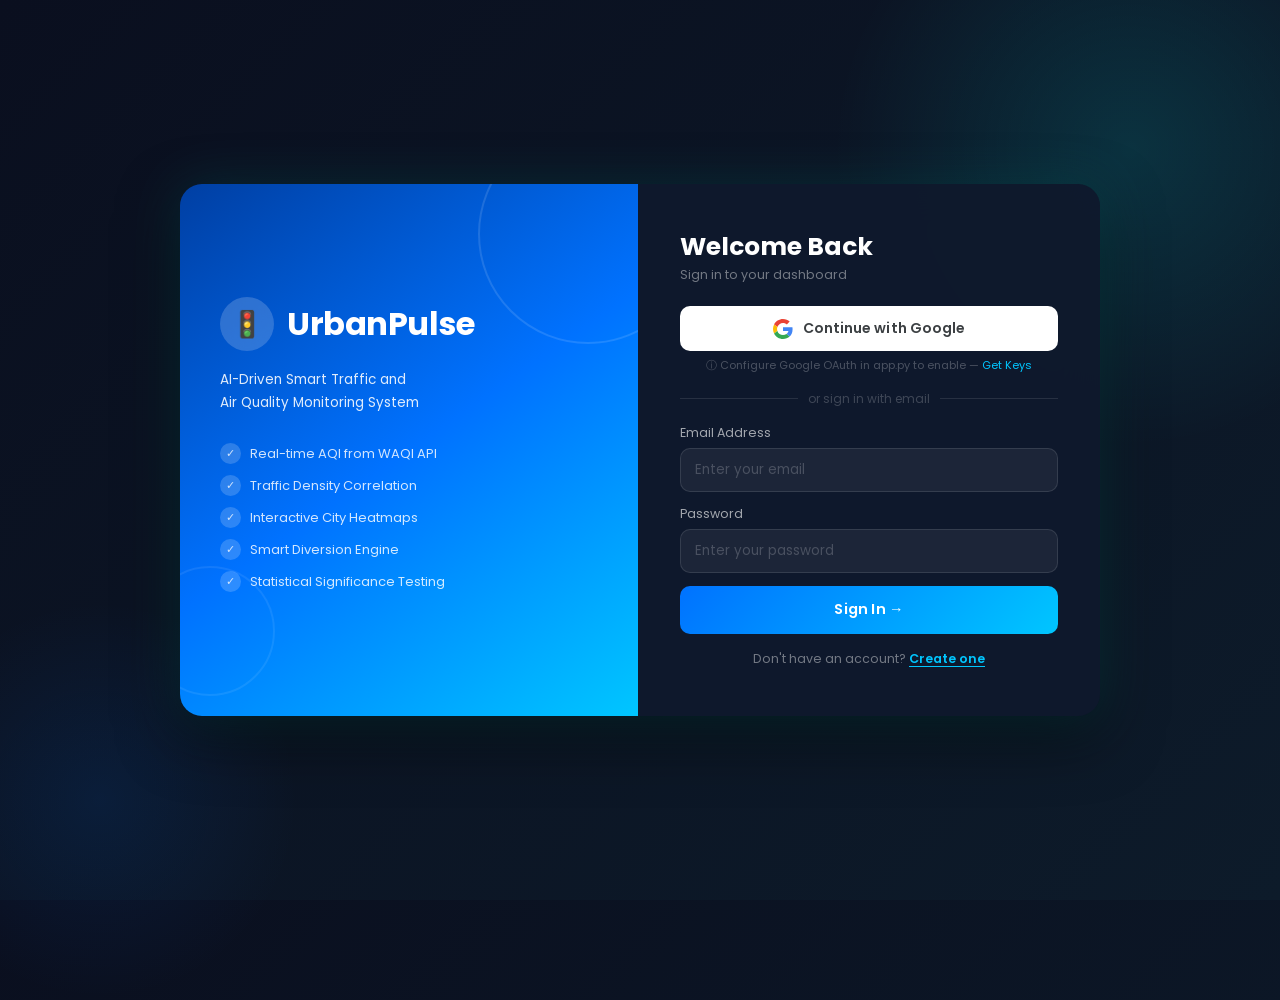
<file: login.html>
<!DOCTYPE html>
<html lang="en">
<head>
<meta charset="UTF-8">
<meta name="viewport" content="width=device-width, initial-scale=1.0">
<title>UrbanPulse | Login</title>
<link href="https://cdn.jsdelivr.net/npm/bootstrap@5.3.2/dist/css/bootstrap.min.css" rel="stylesheet">
<link href="https://fonts.googleapis.com/css2?family=Poppins:wght@300;400;600;700&display=swap" rel="stylesheet">
<style>
* { box-sizing: border-box; margin: 0; padding: 0; }

body {
    font-family: 'Poppins', sans-serif;
    background: linear-gradient(135deg, #0a0f1f, #0d1b2a);
    min-height: 100vh;
    display: flex;
    align-items: center;
    justify-content: center;
    position: relative;
    overflow: hidden;
}

body::before {
    content: "";
    position: absolute;
    width: 600px; height: 600px;
    background: radial-gradient(circle, rgba(0,255,255,0.12), transparent 70%);
    top: -150px; right: -150px; z-index: 0;
}
body::after {
    content: "";
    position: absolute;
    width: 400px; height: 400px;
    background: radial-gradient(circle, rgba(0,114,255,0.10), transparent 70%);
    bottom: -100px; left: -100px; z-index: 0;
}

.auth-card {
    position: relative; z-index: 2;
    width: 920px; max-width: 96%;
    background: rgba(15, 25, 45, 0.97);
    backdrop-filter: blur(20px);
    border-radius: 22px; overflow: hidden;
    box-shadow: 0 0 50px rgba(0,255,255,0.12), 0 20px 60px rgba(0,0,0,0.6);
    display: flex;
    animation: slideUp 0.5s ease forwards;
}

@keyframes slideUp {
    from { opacity: 0; transform: translateY(30px); }
    to   { opacity: 1; transform: translateY(0); }
}

/* ── LEFT BRANDING ── */
.brand-section {
    flex: 1;
    background: linear-gradient(145deg, #003fa3, #0072ff, #00c6ff);
    color: white;
    padding: 55px 40px;
    display: flex;
    flex-direction: column;
    justify-content: center;
    position: relative;
    overflow: hidden;
}
.brand-section::before {
    content: '';
    position: absolute;
    width: 220px; height: 220px;
    border-radius: 50%;
    border: 2px solid rgba(255,255,255,0.12);
    top: -60px; right: -60px;
}
.brand-section::after {
    content: '';
    position: absolute;
    width: 130px; height: 130px;
    border-radius: 50%;
    border: 2px solid rgba(255,255,255,0.08);
    bottom: 20px; left: -35px;
}
.logo-row {
    display: flex; align-items: center;
    gap: 13px; margin-bottom: 18px;
}
.logo-icon {
    width: 54px; height: 54px;
    background: rgba(255,255,255,0.18);
    border-radius: 50%;
    display: flex; align-items: center;
    justify-content: center;
    font-size: 26px; flex-shrink: 0;
    backdrop-filter: blur(10px);
}
.logo-row h1 {
    font-weight: 700; font-size: 32px;
    margin: 0; letter-spacing: -0.5px;
}
.tagline {
    font-size: 13.5px; opacity: 0.88;
    line-height: 1.7; margin-bottom: 28px;
}
.feature-list { list-style: none; padding: 0; margin: 0; }
.feature-list li {
    font-size: 13px; opacity: 0.82;
    margin-bottom: 11px;
    display: flex; align-items: center; gap: 9px;
}
.check {
    background: rgba(255,255,255,0.22);
    width: 21px; height: 21px; border-radius: 50%;
    display: inline-flex; align-items: center;
    justify-content: center; font-size: 11px; flex-shrink: 0;
}

/* ── RIGHT FORMS ── */
.form-section {
    flex: 1; padding: 48px 42px;
    color: white;
    display: flex; flex-direction: column;
    justify-content: center;
}
.form-section h3 {
    font-weight: 700; font-size: 25px; margin-bottom: 4px;
}
.form-subtitle {
    font-size: 12.5px;
    color: rgba(255,255,255,0.42);
    margin-bottom: 22px;
}
.form-label {
    font-size: 12.5px;
    color: rgba(255,255,255,0.62);
    margin-bottom: 5px; display: block;
}
.form-control {
    width: 100%;
    background: rgba(255,255,255,0.06);
    border: 1px solid rgba(255,255,255,0.11);
    color: white;
    border-radius: 10px;
    padding: 11px 14px;
    font-size: 13.5px;
    font-family: 'Poppins', sans-serif;
    transition: all 0.2s;
    outline: none;
    margin-bottom: 13px;
}
.form-control::placeholder { color: rgba(255,255,255,0.2); }
.form-control:focus {
    background: rgba(255,255,255,0.09);
    border-color: #00c6ff;
    box-shadow: 0 0 0 3px rgba(0,198,255,0.13);
    color: white;
}

/* ── BUTTONS ── */
.btn-urban {
    width: 100%;
    background: linear-gradient(135deg, #0072ff, #00c6ff);
    border: none; color: white;
    font-weight: 600; font-size: 14.5px;
    padding: 13px; border-radius: 10px;
    cursor: pointer; transition: all 0.3s;
    font-family: 'Poppins', sans-serif;
    letter-spacing: 0.2px;
}
.btn-urban:hover {
    transform: translateY(-2px);
    box-shadow: 0 8px 25px rgba(0,198,255,0.35);
}

/* ── GOOGLE BUTTON ── */
.btn-google {
    width: 100%;
    background: white;
    border: none; color: #3c4043;
    font-weight: 600; font-size: 14px;
    padding: 12px; border-radius: 10px;
    cursor: pointer; transition: all 0.3s;
    font-family: 'Poppins', sans-serif;
    display: flex; align-items: center;
    justify-content: center; gap: 10px;
    letter-spacing: 0.1px;
    margin-bottom: 4px;
}
.btn-google:hover {
    transform: translateY(-2px);
    box-shadow: 0 8px 25px rgba(255,255,255,0.2);
    background: #f8f8f8;
}
.btn-google:active { transform: translateY(0); }

.google-icon {
    width: 20px; height: 20px;
    background: url("data:image/svg+xml,%3Csvg xmlns='http://www.w3.org/2000/svg' viewBox='0 0 48 48'%3E%3Cpath fill='%23EA4335' d='M24 9.5c3.54 0 6.71 1.22 9.21 3.6l6.85-6.85C35.9 2.38 30.47 0 24 0 14.62 0 6.51 5.38 2.56 13.22l7.98 6.19C12.43 13.72 17.74 9.5 24 9.5z'/%3E%3Cpath fill='%234285F4' d='M46.98 24.55c0-1.57-.15-3.09-.38-4.55H24v9.02h12.94c-.58 2.96-2.26 5.48-4.78 7.18l7.73 6c4.51-4.18 7.09-10.36 7.09-17.65z'/%3E%3Cpath fill='%23FBBC05' d='M10.53 28.59c-.48-1.45-.76-2.99-.76-4.59s.27-3.14.76-4.59l-7.98-6.19C.92 16.46 0 20.12 0 24c0 3.88.92 7.54 2.56 10.78l7.97-6.19z'/%3E%3Cpath fill='%2334A853' d='M24 48c6.48 0 11.93-2.13 15.89-5.81l-7.73-6c-2.15 1.45-4.92 2.3-8.16 2.3-6.26 0-11.57-4.22-13.47-9.91l-7.98 6.19C6.51 42.62 14.62 48 24 48z'/%3E%3C/svg%3E") no-repeat center/contain;
    display: inline-block; flex-shrink: 0;
}

/* ── DIVIDER ── */
.divider {
    display: flex; align-items: center;
    gap: 10px; margin: 16px 0;
    color: rgba(255,255,255,0.2);
    font-size: 12px;
}
.divider::before, .divider::after {
    content: ''; flex: 1; height: 1px;
    background: rgba(255,255,255,0.1);
}

/* ── TOGGLE ── */
.toggle-text {
    margin-top: 16px; font-size: 12.5px;
    text-align: center; color: rgba(255,255,255,0.42);
}
.toggle-link {
    color: #00c6ff; cursor: pointer;
    font-weight: 600;
    text-decoration: underline;
    text-underline-offset: 3px;
}
.toggle-link:hover { color: #5dd9ff; }

/* ── ERROR BOX ── */
.error-box {
    background: rgba(239,68,68,0.12);
    border: 1px solid rgba(239,68,68,0.3);
    color: #fca5a5; border-radius: 10px;
    padding: 10px 14px; font-size: 12.5px;
    margin-bottom: 14px; display: none;
}

/* ── HINT BOX ── */
.hint-box {
    background: rgba(0,198,255,0.07);
    border: 1px solid rgba(0,198,255,0.18);
    border-radius: 10px; padding: 10px 14px;
    font-size: 11.5px; color: rgba(255,255,255,0.4);
    margin-bottom: 18px; font-family: monospace; line-height: 1.8;
}
.hint-val { color: #00c6ff; }

/* ── GOOGLE DISABLED NOTE ── */
.google-note {
    font-size: 11px;
    color: rgba(255,255,255,0.25);
    text-align: center;
    margin-top: 6px;
}
.google-note a {
    color: #00c6ff;
    text-decoration: none;
}

@media (max-width: 768px) {
    .auth-card { flex-direction: column; }
    .brand-section { padding: 35px 28px; text-align: center; }
    .logo-row { justify-content: center; }
    .feature-list { display: none; }
    .form-section { padding: 32px 28px; }
}
</style>
</head>
<body>

<div class="auth-card">

    <!-- LEFT: Branding -->
    <div class="brand-section">
        <div class="logo-row">
            <div class="logo-icon">&#128678;</div>
            <h1>UrbanPulse</h1>
        </div>
        <p class="tagline">
            AI-Driven Smart Traffic and<br>
            Air Quality Monitoring System
        </p>
        <ul class="feature-list">
            <li><span class="check">&#10003;</span> Real-time AQI from WAQI API</li>
            <li><span class="check">&#10003;</span> Traffic Density Correlation</li>
            <li><span class="check">&#10003;</span> Interactive City Heatmaps</li>
            <li><span class="check">&#10003;</span> Smart Diversion Engine</li>
            <li><span class="check">&#10003;</span> Statistical Significance Testing</li>
        </ul>
    </div>

    <!-- RIGHT: Forms -->
    <div class="form-section">

        <!-- Error message -->
        <div class="error-box" id="errorBox"></div>


        <!-- ══ SIGN IN FORM ══ -->
        <form id="signinForm" method="POST" action="/login">
            <h3>Welcome Back</h3>
            <p class="form-subtitle">Sign in to your dashboard</p>

            <!-- Google Login Button -->
            <button type="button" class="btn-google" onclick="googleLogin()">
                <span class="google-icon"></span>
                Continue with Google
            </button>

            <p class="google-note" id="googleNote">
                &#9432; Configure Google OAuth in app.py to enable
                &mdash; <a href="https://console.cloud.google.com" target="_blank">Get Keys</a>
            </p>

            <div class="divider">or sign in with email</div>

            <label class="form-label">Email Address</label>
            <input type="email" name="email" class="form-control"
                   placeholder="Enter your email" required>

            <label class="form-label">Password</label>
            <input type="password" name="password" class="form-control"
                   placeholder="Enter your password" required>

            <button type="submit" class="btn-urban">Sign In &#8594;</button>

            <div class="toggle-text">
                Don't have an account?
                <span class="toggle-link" onclick="showSignup()">Create one</span>
            </div>
        </form>

        <!-- ══ SIGN UP FORM ══ -->
        <form id="signupForm" method="POST" action="/register" style="display:none;">
            <h3>Create Account</h3>
            <p class="form-subtitle">Join UrbanPulse today</p>

            <!-- Google Signup Button -->
            <button type="button" class="btn-google" onclick="googleLogin()">
                <span class="google-icon"></span>
                Sign up with Google
            </button>

            <div class="divider">or register with email</div>

            <label class="form-label">Full Name</label>
            <input type="text" name="name" class="form-control"
                   placeholder="Enter your full name" required>

            <label class="form-label">Email Address</label>
            <input type="email" name="email" class="form-control"
                   placeholder="Enter your email" required>

            <label class="form-label">Password</label>
            <input type="password" name="password" class="form-control"
                   placeholder="Create a password" required minlength="6">

            <button type="submit" class="btn-urban">Register &#8594;</button>

            <div class="toggle-text">
                Already have an account?
                <span class="toggle-link" onclick="showSignin()">Sign In</span>
            </div>
        </form>

    </div>
</div>

<script>
    // ── Toggle forms ────────────────────────────────────
    function showSignup() {
        document.getElementById("signinForm").style.display = "none";
        document.getElementById("signupForm").style.display = "block";
    }
    function showSignin() {
        document.getElementById("signupForm").style.display = "none";
        document.getElementById("signinForm").style.display  = "block";
    }

    // ── Google Login ─────────────────────────────────────
    // Redirects to Flask route which handles Google OAuth
    function googleLogin() {
        window.location.href = "/login/google";
    }

    // ── Show errors from URL ──────────────────────────────
    var params = new URLSearchParams(window.location.search);
    var err    = params.get("error");
    if (err) {
        var box = document.getElementById("errorBox");
        box.textContent  = "⚠ " + decodeURIComponent(err.replace(/\+/g, " "));
        box.style.display = "block";
    }
    if (params.get("signup") === "true") showSignup();
</script>

</body>
</html>
</file>
